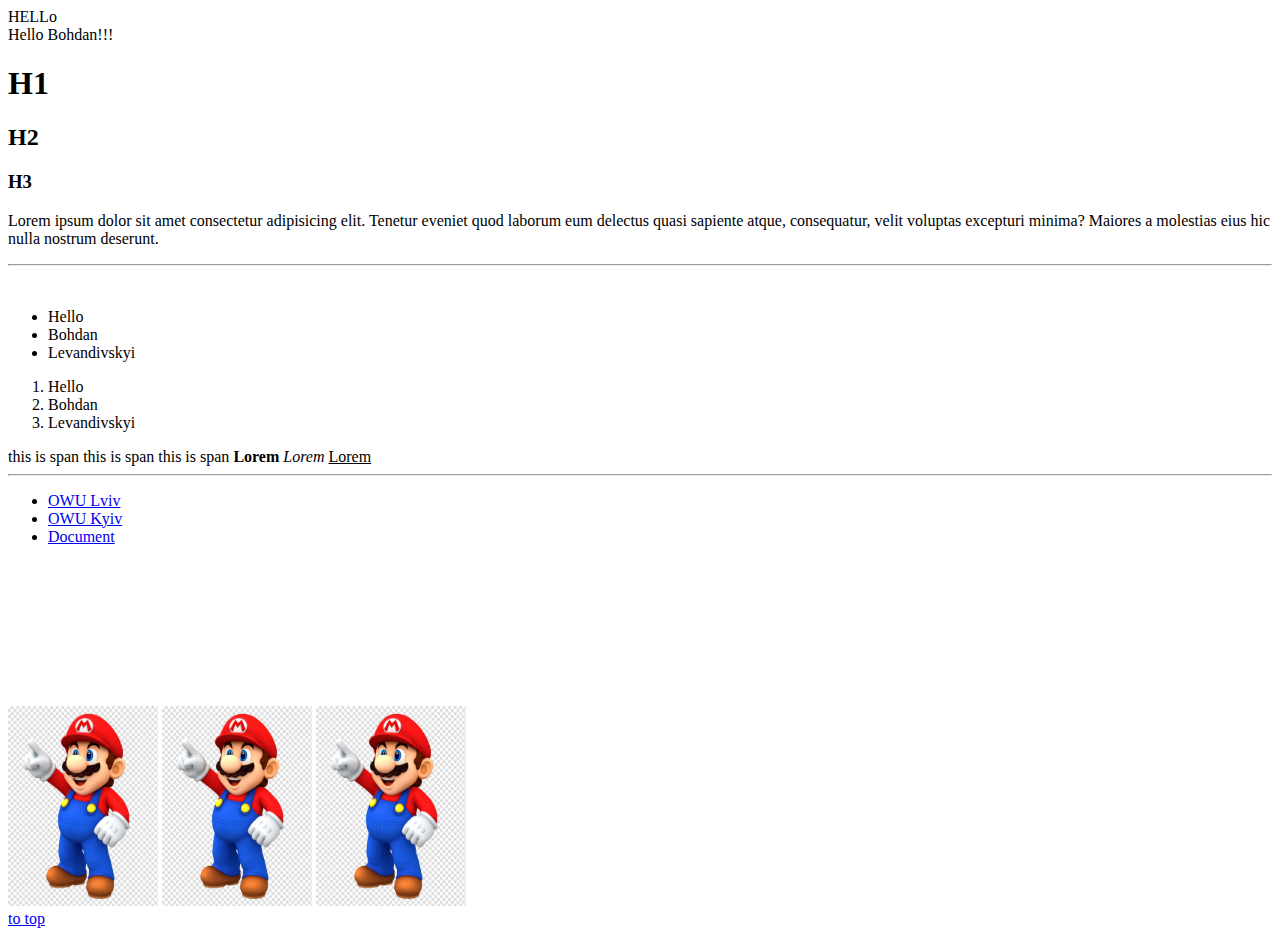
<file: Index1.html>
<!DOCTYPE html>
<html lang="en">
<head>
    <meta charset="UTF-8">
    <meta name="viewport" content="width=device-width, initial-scale=1.0">
    <title>Document1</title>
</head>
<body>
    <!-- ctrl / -->
    HELLo
    <br>
    Hello Bohdan!!!

    <h1 name="top">H1</h1>
    <h2>H2</h2>
    <h3>H3</h3>

    <p>Lorem ipsum dolor sit amet consectetur adipisicing elit. 
    Tenetur eveniet quod laborum eum delectus quasi sapiente atque, consequatur, velit voluptas excepturi minima?
    Maiores a molestias eius hic nulla nostrum deserunt.</p>

    <hr>
    <br>

    <ul>
        <li>Hello</li>
        <li>Bohdan</li>
        <li>Levandivskyi</li>
    </ul>

    <ol>
        <li>Hello</li>
        <li>Bohdan</li>
        <li>Levandivskyi</li>
    </ol>

    <span>this is span</span>
    <span>this is span</span>
    <span>this is span</span>

    <b>Lorem</b>
    <i>Lorem</i>
    <u>Lorem</u>

    <hr>

    <ul>
        <li>
            <a href=https://owu.com.ua/"">OWU Lviv</a>
        </li>
        <li>
            <a href=https://owu.com.ua/"" target="blank">OWU Kyiv</a>
        </li>
        <li>
            <a href="Index.html">Document</a>
        </li>
    </ul>

    <br>
    <br>
    <br>
    <br>
    <br>
    <br>
    <br>
    <br>
    

    <img src="image1.jpg" alt="" height="200" width="150">
    <img src="image1.jpg" alt="" height="200" width="150">
    <img src="image1.jpg" alt="" height="200" width="150">

    <div>
        <a href="#top"> to top</a>
    </div>
    
</body>
</html>
</file>
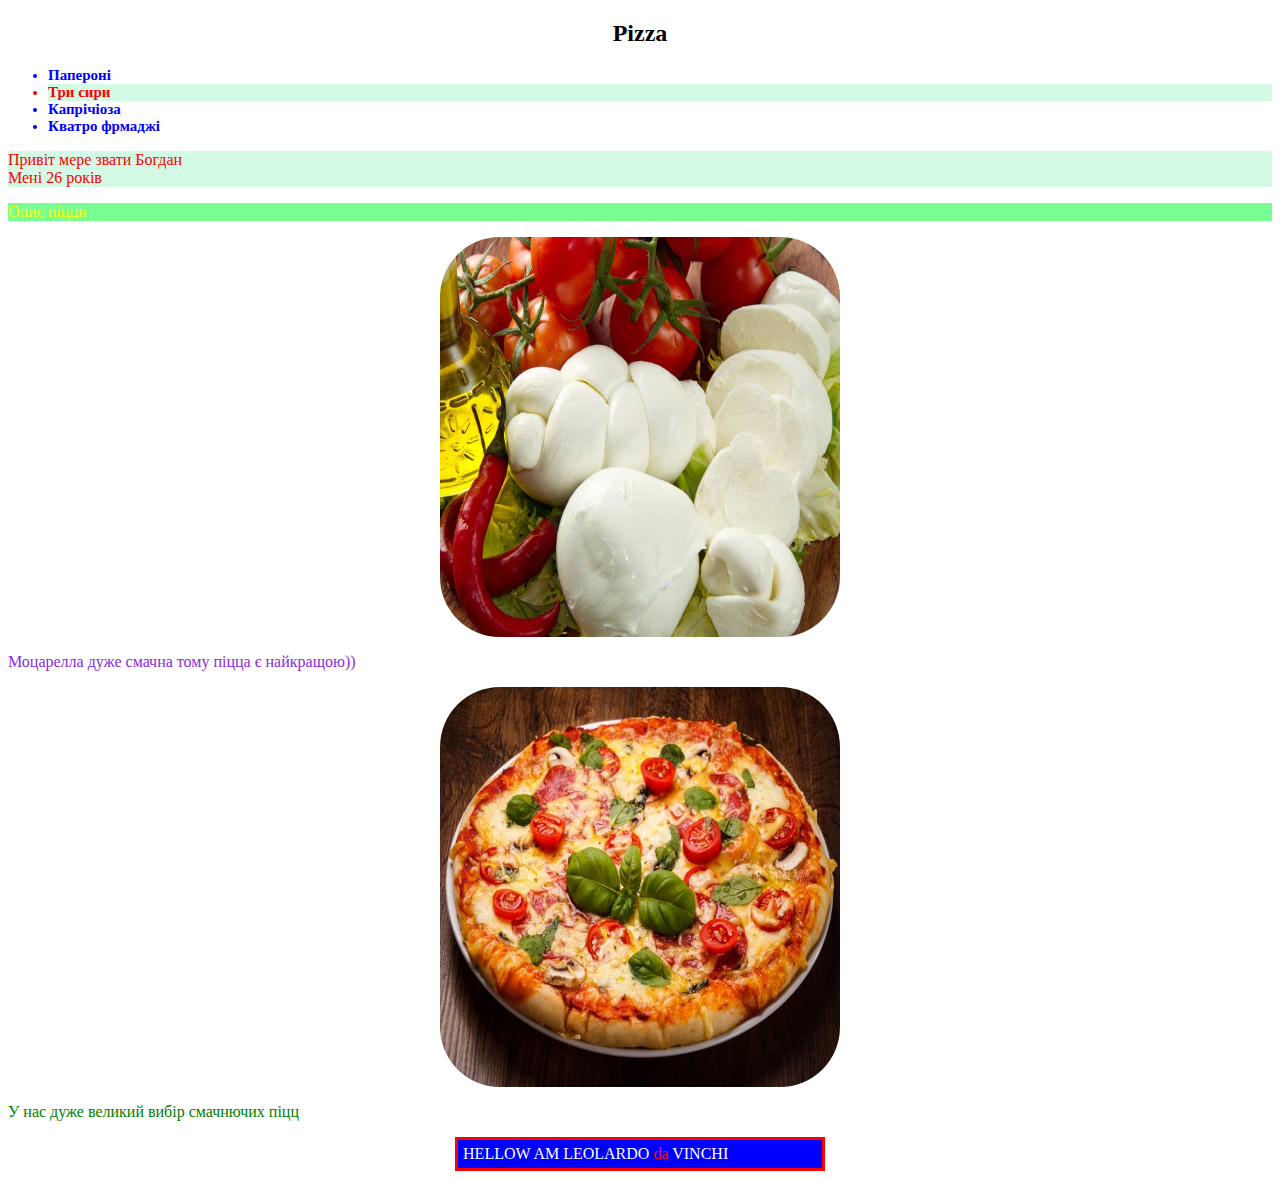
<file: Index2.html>
<!DOCTYPE html>
<html lang="en">
<head>
    <meta charset="UTF-8">
    <meta name="viewport" content="width=device-width, initial-scale=1.0">
    <title>Document</title>
    <link rel="stylesheet" href="StyleIndex2.css">
</head>
<body>

    <h2>Pizza</h2>

    <p>
        <ul>
            <li>Папероні</li>
            <li class="class-1">Три сири</li>
            <li>Капрічіоза</li>
            <li>Кватро фрмаджі</li>
        </ul>
    </p>

    <p class="class-1">Привіт мере звати Богдан <br> Мені 26 років</p>

    <P class="class-2">Опис піцци</P>

    <img src="image2.jpg" alt="mosarella">

    <p id="id-1">Моцарелла дуже смачна тому піцца є найкращою))</p>

    <img src="image3.jpg" alt="pozza">

    <p>У нас дуже великий вибір смачнючих піцц</p>

    <div class="class-3">
        HELLOW AM LEOLARDO <span class="class-4">da</span> VINCHI
    </div>


</body>
</html>
</file>
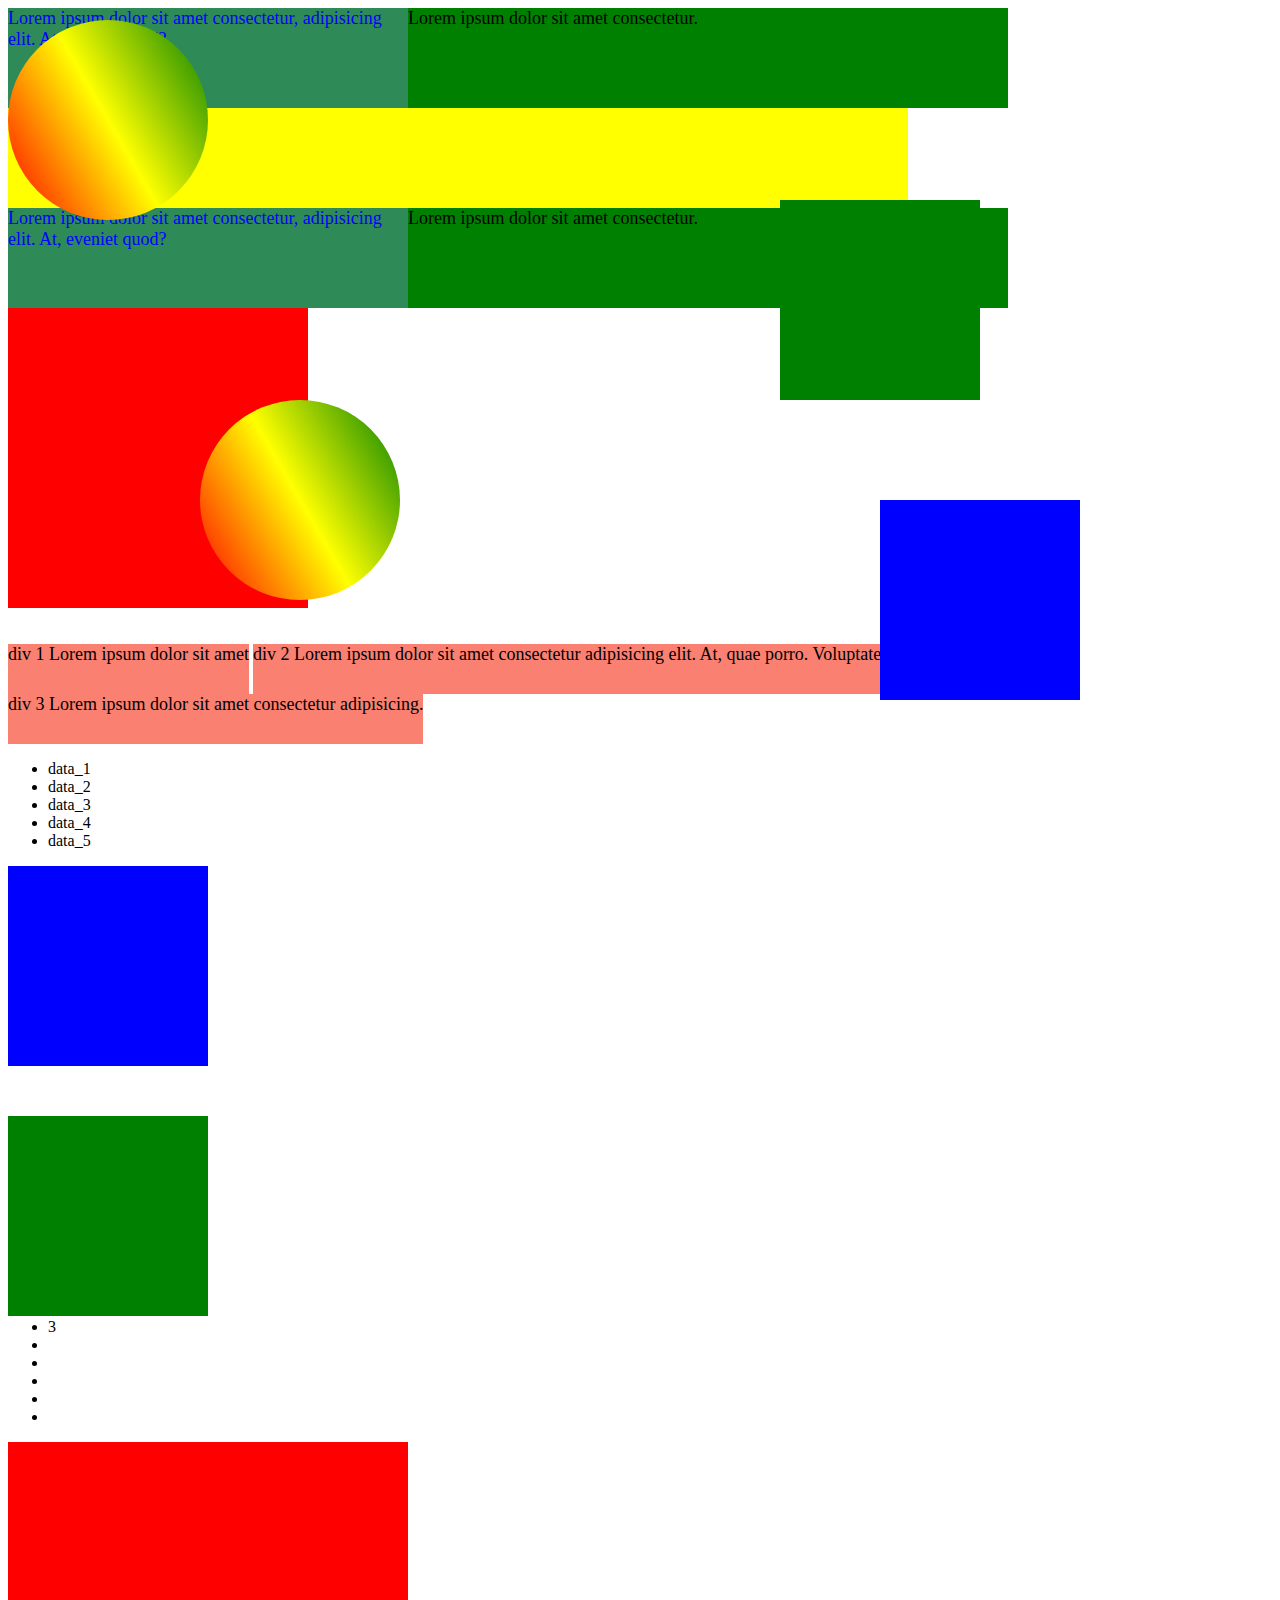
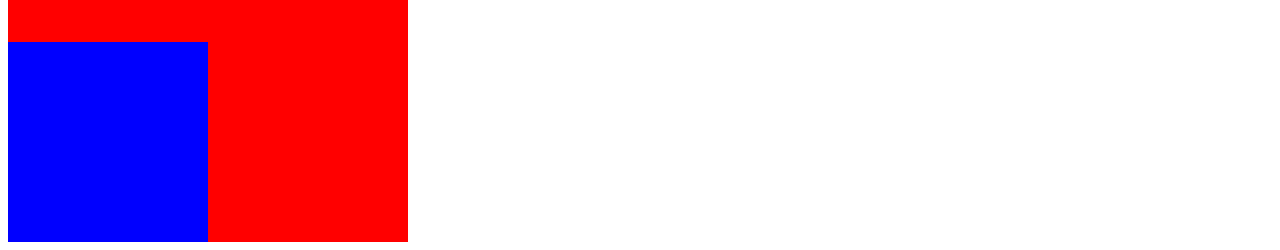
<file: Index3.html>
<!DOCTYPE html>
<html lang="en">
<head>
    <meta charset="UTF-8">
    <meta name="viewport" content="width=, initial-scale=1.0">
    <title>Document</title>
    <link rel="stylesheet" href="StyleIndex3.css">

</head>
<body>

    <div class="block_1">
        Lorem ipsum dolor sit amet consectetur, adipisicing elit. At, eveniet quod?
    </div>

    <div class="block_2">
        Lorem ipsum dolor sit amet consectetur.
    </div>

    <div class="block_3">

    </div>

    <div class="block_1">
        Lorem ipsum dolor sit amet consectetur, adipisicing elit. At, eveniet quod?
    </div>

    <div class="block_2">
        Lorem ipsum dolor sit amet consectetur.
    </div>

    <div class="block_4">

    </div>

    <br>
    <br>


    <div class="block_5">
        div 1 Lorem ipsum dolor sit amet
    </div>

    <div class="block_6">
        div 2 Lorem ipsum dolor sit amet consectetur adipisicing elit. At, quae porro. Voluptate.
    </div>

    <div class="block_7">
        div 3 Lorem ipsum dolor sit amet consectetur adipisicing.
    </div>


    <ul>
        <li>data_1</li>
        <li>data_2</li>
        <li>data_3</li>
        <li>data_4</li>
        <li>data_5</li>
    </ul>



    <div class="block_8 baseClass red"></div>
    <div class="block_9 baseClass blue"></div>
    <div class="block_10 baseClass green"></div>



    <div class="block_11 baseClass red"></div>
    <div class="block_12 baseClass blue"></div>
    <div class="block_13 baseClass green"></div>


    <ul>
        <li>1</li>
        <li>2</li>
        <li>3</li>
        <li></li>
        <li></li>
        <li></li>
        <li></li>
        <li></li>
        
    </ul>


    <div class="block_14">

        <div class="block_15"></div>
        
    </div>

    


    
    

    
</body>
</html>
</file>
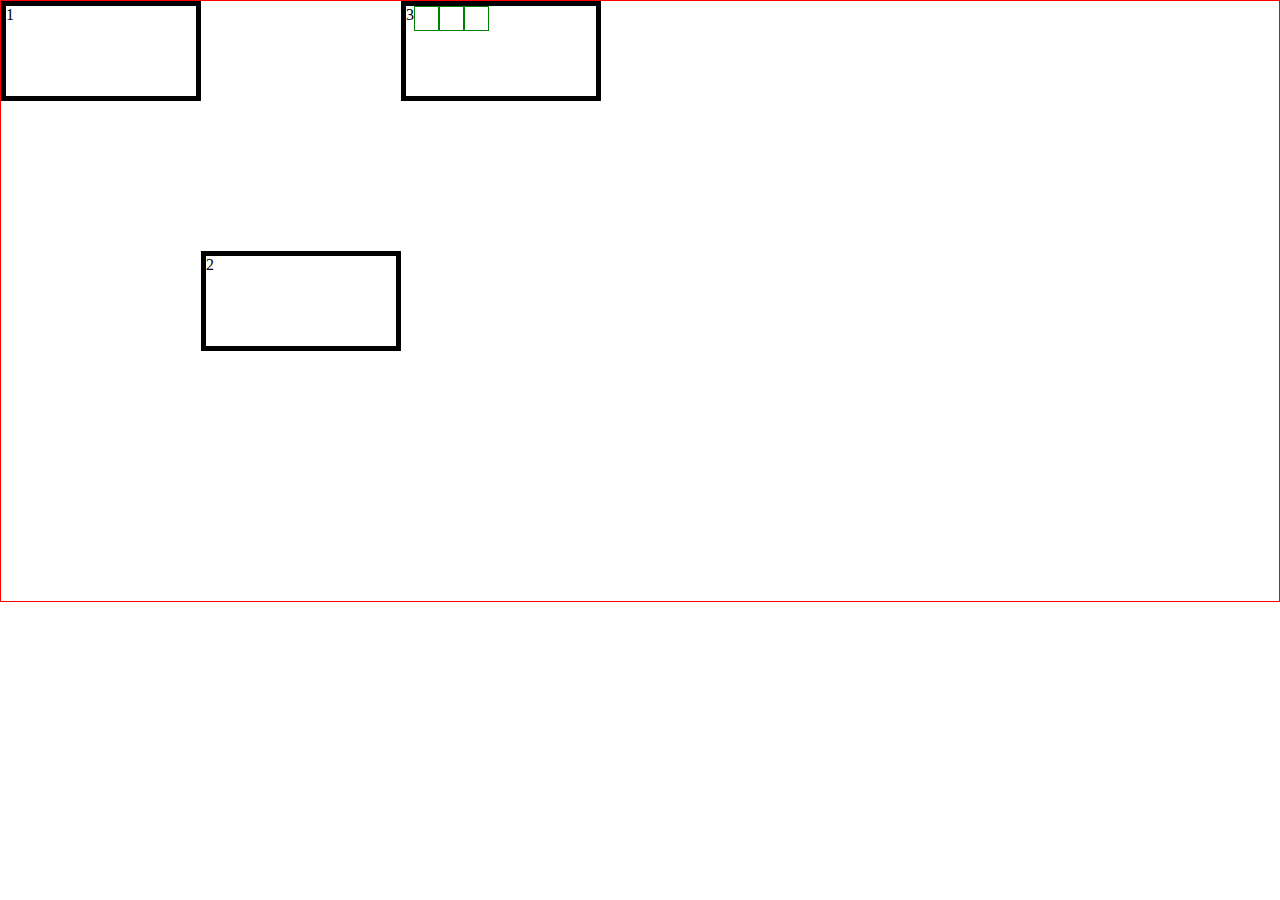
<file: Index4.html>
<!DOCTYPE html>
<html lang="en">
<head>
    <meta charset="UTF-8">
    <meta name="viewport" content="width=device-width, initial-scale=1.0">
    <title>Document</title>
    <link rel="stylesheet" href="StyleIndex4.css">
</head>
<body>

    <div class="block1">

        <div class="block1_1 first">1</div>
        <div class="block1_1 second">2</div>
        <div class="block1_1 third">3
            <div class="iner_box"></div>
            <div class="iner_box"></div>
            <div class="iner_box"></div>
        </div>
        <!-- <div class="block1_1">4</div>
        <div class="block1_1">5</div> -->
        

    </div>
    
</body>
</html>
</file>
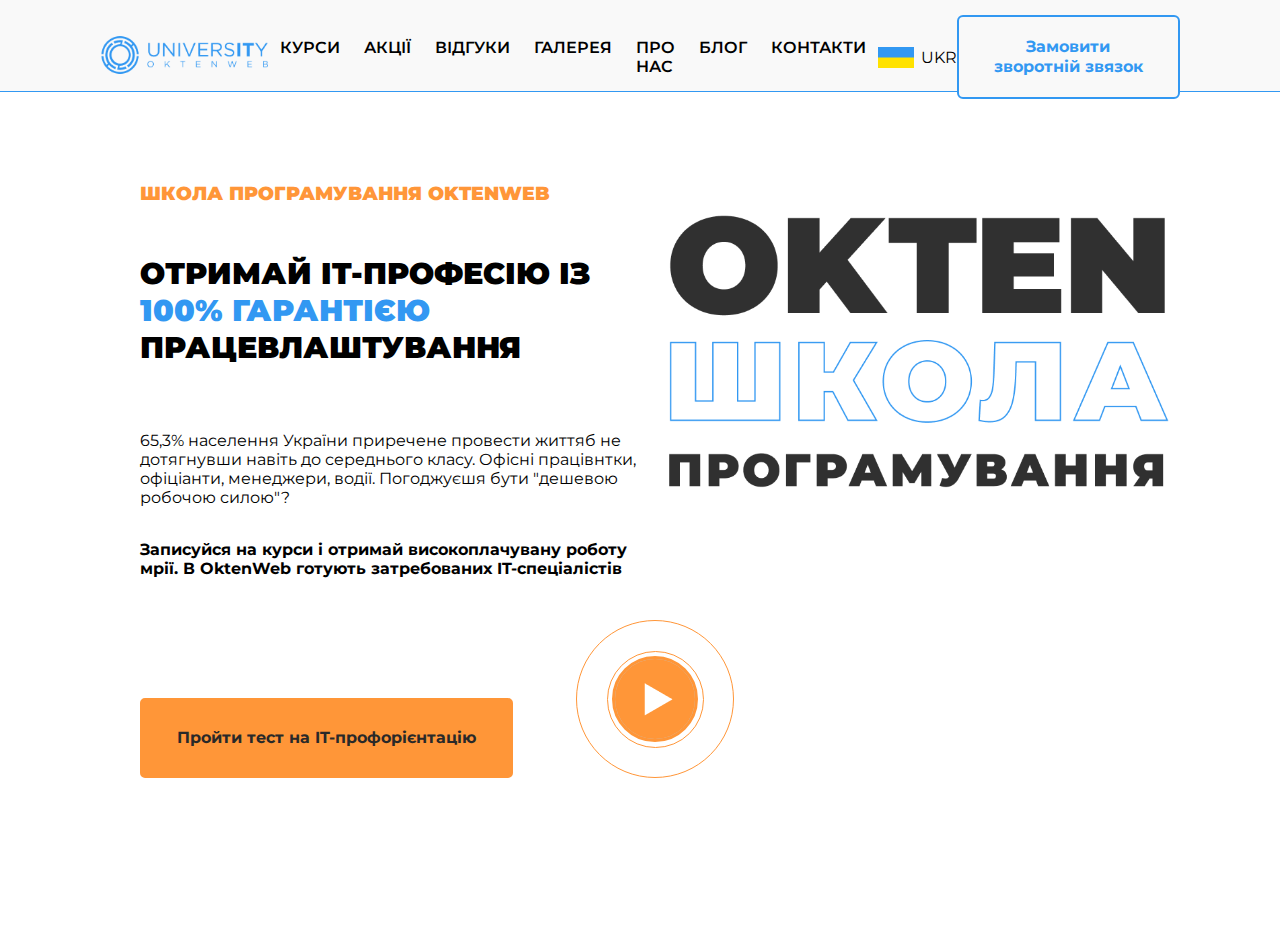
<file: Index5.html>
<!DOCTYPE html>
<html lang="en">
<head>
    <meta charset="UTF-8">
    <meta name="viewport" content="width=device-width, initial-scale=1.0">
    <title>Document</title>
    <link rel="stylesheet" href="StyleIndex5.css">
</head>
<body>

<header>

    <div class="header_top">

        <div class="header_logo">
            <img src="image5.png" alt="logo">
        </div>

        <div class="header_menu">
            <div class="nav_item"><a href="#">курси</a></div>
            <div class="nav_item"><a href="#">акції</a></div>
            <div class="nav_item"><a href="#">відгуки</a></div>
            <div class="nav_item"><a href="#">галерея</a></div>
            <div class="nav_item"><a href="#">про нас</a></div>
            <div class="nav_item"><a href="#">блог</a></div>
            <div class="nav_item"><a href="#">контакти</a></div>
        </div>

        <div class="header_leng">
            <img src="image6.png" alt="Urk icon">
            <span>ukr</span>
        </div>
        <div class="header_callback">
            <button>Замовити зворотній звязок</button>
        </div>

    </div>

</header>


<section class="okten">

    <div class="okten_play play">

        <div class="play_wrap play">

            <div class="play_body play">
                <img src="image8.png" alt="">
            </div>

        </div>

    </div>

    <div class="okten_body">
        <div class="tittle">

            <div class="okten_sub-tittle">Школа програмування OktenWeb</div>
            <h1 class="okten_tittle">Отримай IT-професію із <br>
                <span>100% гарантією</span> працевлаштування</h1>
            <div class="okten_text">
                <p>65,3% населення України приречене провести життяб не дотягнувши навіть до середнього класу. 
                   Офісні працівнтки, офіціанти, менеджери, водії. Погоджуєшя бути "дешевою робочою силою"?
                </p>
                <p>Записуйся на курси і отримай високоплачувану роботу мрії. В OktenWeb готують затребованих IT-спеціалістів</p>
            </div>

            <div class="okten_btn">
                <button>Пройти тест на IT-профорієнтацію</button>
            </div>

        </div>

        <div class="okten_image">
            <img src="image7.png" alt="" style="width: 90%;">
        </div>
    </div>


</section>
    
</body>
</html>
</file>
<file: StyleIndex2.css>
p{
    color: green;
}

h2{
    text-align: center;
}

li{
    color: blue;
    font-weight: bold;
    font-size: 15px;
}

.class-1{
    color: red;
    background-color: rgba(30,230,120,0.2);
}

.class-2{
    color: yellow;
    background-color: rgb(120, 332, 145);
}

img{
    width: 400px;
    height: 400px;
    display: block;
    border-radius: 15%;
    margin: 0 auto;
}

#id-1{
    color: blueviolet;
}

.class-3{
    display: block;
    color: white;
    background-color: blue;
    border: 3px solid red;
    margin-left: auto;
    margin-right: auto;
    width: 28%;
    padding: 5px;
}

.class-4{
    color: red;
}
</file>
<file: StyleIndex3.css>
/* *{
    margin: 0;
    padding: 0;
}  */

.block_1{
    width: 400px;
    height: 100px;
    background-color: seagreen;
    color: blue;
    float: left;
}

.block_2{
    width: 600px;
    height: 100px;
    background-color: green;
    float: left;
}

.block_3{
    width: 900px;
    height: 100px;
    background-color: yellow;
    clear: both;
}

.block_4{
    width: 300px;
    height: 300px;
    background-color: red;
    clear: both;
}

.block_5, .block_6, .block_7{
    /* width: fit-content; */
    height: 50px;
    background-color: salmon;
    display: inline-block;
}

/* body{
    font-size: 0;
} */

div{
    font-size: 18px;
}

/* ul{
    padding: 0px;
} */

li{
    
    /* display: inline-block; 
    background-color: yellow; */
} 

/* .block_8, .block_9, .block_10{
    position: absolute;

} */

.block_8{
    position: absolute;
    top: 400px;
    left: 200px;
}

.block_9{
    position: absolute;
    bottom: 200px;
    right: 200px;
}

.block_10{
    position: absolute;
    top: 200px;
    right: 300px;
}


.baseClass{
    width: 200px;
    height: 200px;
}

.red{
    
    border-radius: 50%;
    background: linear-gradient(60deg, red, yellow, green);
}

.green{
    background-color: green;
}

.blue{
    background-color: blue;
}

.block_11{
    position: fixed;
    top: 20px;
}

.block_12{
    position: relative;
 
}

.block_13{
    position: relative;
   top: 50px;
}

.block_14{
    width: 400px;
    height: 400px;
    background-color: red;
    position: relative;
}

.block_15{
    width: 200px;
    height: 200px;
    top: 200px;
    background-color: blue;
    position: absolute;
}
</file>
<file: StyleIndex4.css>
* {
    margin: 0;
    padding: 0;
}

.block1{
    
    height: 600px;
    display: flex;
    border: 1px solid red;
    /* justify-content: center; */
    /* flex-direction: column; */
    /* justify-content: space-between; */
    /* justify-content: space-around; */
    /* justify-content: center; */
    /* flex-wrap: wrap;  */
    /* align-items: center; */

}

    .block1_1 {
        width: 200px; 
        /* flex-basis: 400px; */
        height: 100px;
        border: 5px solid black;
        box-sizing: border-box;
        /* margin: 5px; */
    }

    .first{
        /* flex-grow: 1; */
        flex-shrink: 2;
        /* order: 2; */
    }

    .second{
        /* flex-grow: 2; */
        flex-shrink: 3;
        /* order: 1; */
        align-self: center;
        /* align-self: flex-end; */
    }

        .iner_box{
            width: 25px;
            height: 25px;
            border: 1px solid green;
            box-sizing: border-box;
        }

    .third{
        display: flex;
    }
</file>
<file: StyleIndex5.css>
@import url('https://fonts.googleapis.com/css2?family=Montserrat:wght@400;500;600;700;800;900&display=swap');

*{
    padding: 0;
    margin: 0;
    font-family: 'Montserrat', sans-serif;
}

header{
    padding-left: 100px;
    padding-right: 100px;
    height: 92px;
    background-color: #F9F9F9;
    border-bottom: 1px solid #3298F2;
    box-sizing: border-box;
}

.header_top{
    padding-top: 15px;
    display: flex;
    align-items: center;
    justify-content: space-between;
}

.header_logo{
    width: 235px;
}

.header_logo img{
    width: 100%;
}

.header_menu{
    display: flex;
    
}


.nav_item {
    margin: 0 12px;
}

.nav_item a {
    font-weight: 600;
    text-transform: uppercase;
    color: black;
    text-decoration: none;
}


.nav_item a:hover{
    color: #3298F2;
}


.header_leng {
    display: flex;
    align-items: center;
}


.header_leng span {
    text-transform: uppercase;
    margin-left: 7px;
}


.header_callback button {
    font-size: 16px;
    font-weight: bold;
    line-height: 20px;
    color: #3298F2;
    border: 2px solid #3298F2;
    box-sizing: border-box;
    border-radius: 6px;
    padding: 20px 35px;
    background-color: #F9F9F9;
    cursor: pointer;
}

.header_callback button:hover {
    transition: all .7s;
    box-shadow: inset 4px 4px 3px;
}


.okten {
    padding-left: 140px;
    padding-bottom: 150px;
    padding-right: 50px;
    position: relative;
}


.okten_body{
    margin-top: 90px;
    display: flex;
    justify-content: space-between;
}


.tittle {
    width: 700px;
}

.okten_sub-tittle{
    font-weight: 900;
    font-size: 19px;
    text-transform: uppercase;
    line-height: 23px;
    color: #FF9638;
    margin-bottom: 50px;
}


.okten_tittle{
    font-weight: 900;
    font-size: 30px;
    line-height: 37px;
    text-transform: uppercase;
    color: black;
    margin-bottom: 65px;
}


.okten_tittle span {
    color: #3298F2;
}

.oktrn_text {
    font-weight: 500;
    font-size: 16px;
    line-height: 26px;
    color: black;
}


.okten_text p:last-child {
    margin-top: 33px;
    font-weight: bold;
}

.okten_btn {
    margin-top: 120px;
}

.okten_btn button {
    background-color: #FF9638;
    border-radius: 5px;
    padding: 25px 35px;
    font-weight: bold;
    font-size: 16px;
    line-height: 26px;
    color: #292929;
    border: 2px solid #FF9638;
    box-sizing: border-box;
    position: relative;
    overflow: hidden;
}


.okten_btn button::before {
    content: "";
    display: block;
    width: 35px;
    height: 100%;
    position: absolute;
    background-color: #F9F9F9;
    top: 0;
    transform: skewX(-30deg);
    filter: blur(15px);
    
    left: -200px;
    opacity: 0.7;
    
}


.okten_btn button:hover::before{
    animation: xxx 3s infinite linear;
}



@keyframes xxx {
    from {
        left: -200px;
    }

    to {
        left: calc(100% + 150px);
    }
}


.play {
    border: 1px solid #FF9638;
    border-radius: 50%;
    display: flex;
    justify-content: center;
    align-items: center;
}

.okten_play {
    width: 156px;
    height: 156px;
    position: absolute;
    left: 45%;
    bottom: 150Px;
}

.play_wrap{
    width: 95px;
    height: 95px;
}

.play_body {
    position: relative;
    width: 80px;
    height: 80px;
    border-width: 3px;
    background-color: #c4c4c4;
}


.play_body img {
    margin-left: 6px;
    font-size: 25px;
    z-index: 5;

}

.play_body::before {
    content: "";
    width: 100%;
    display: block;
    height: 100%;
    position: absolute;
    background-color: #FF9638;
    border-radius: 50%;
    animation: pulss_border 1.5s infinite ease-out;
}


@keyframes pulss_border {
    0% {
        transform: scale(1);
        opacity: 1;
    }

    100% {
        transform: scale(2.5);
        opacity: 0;
    }
}
</file>
